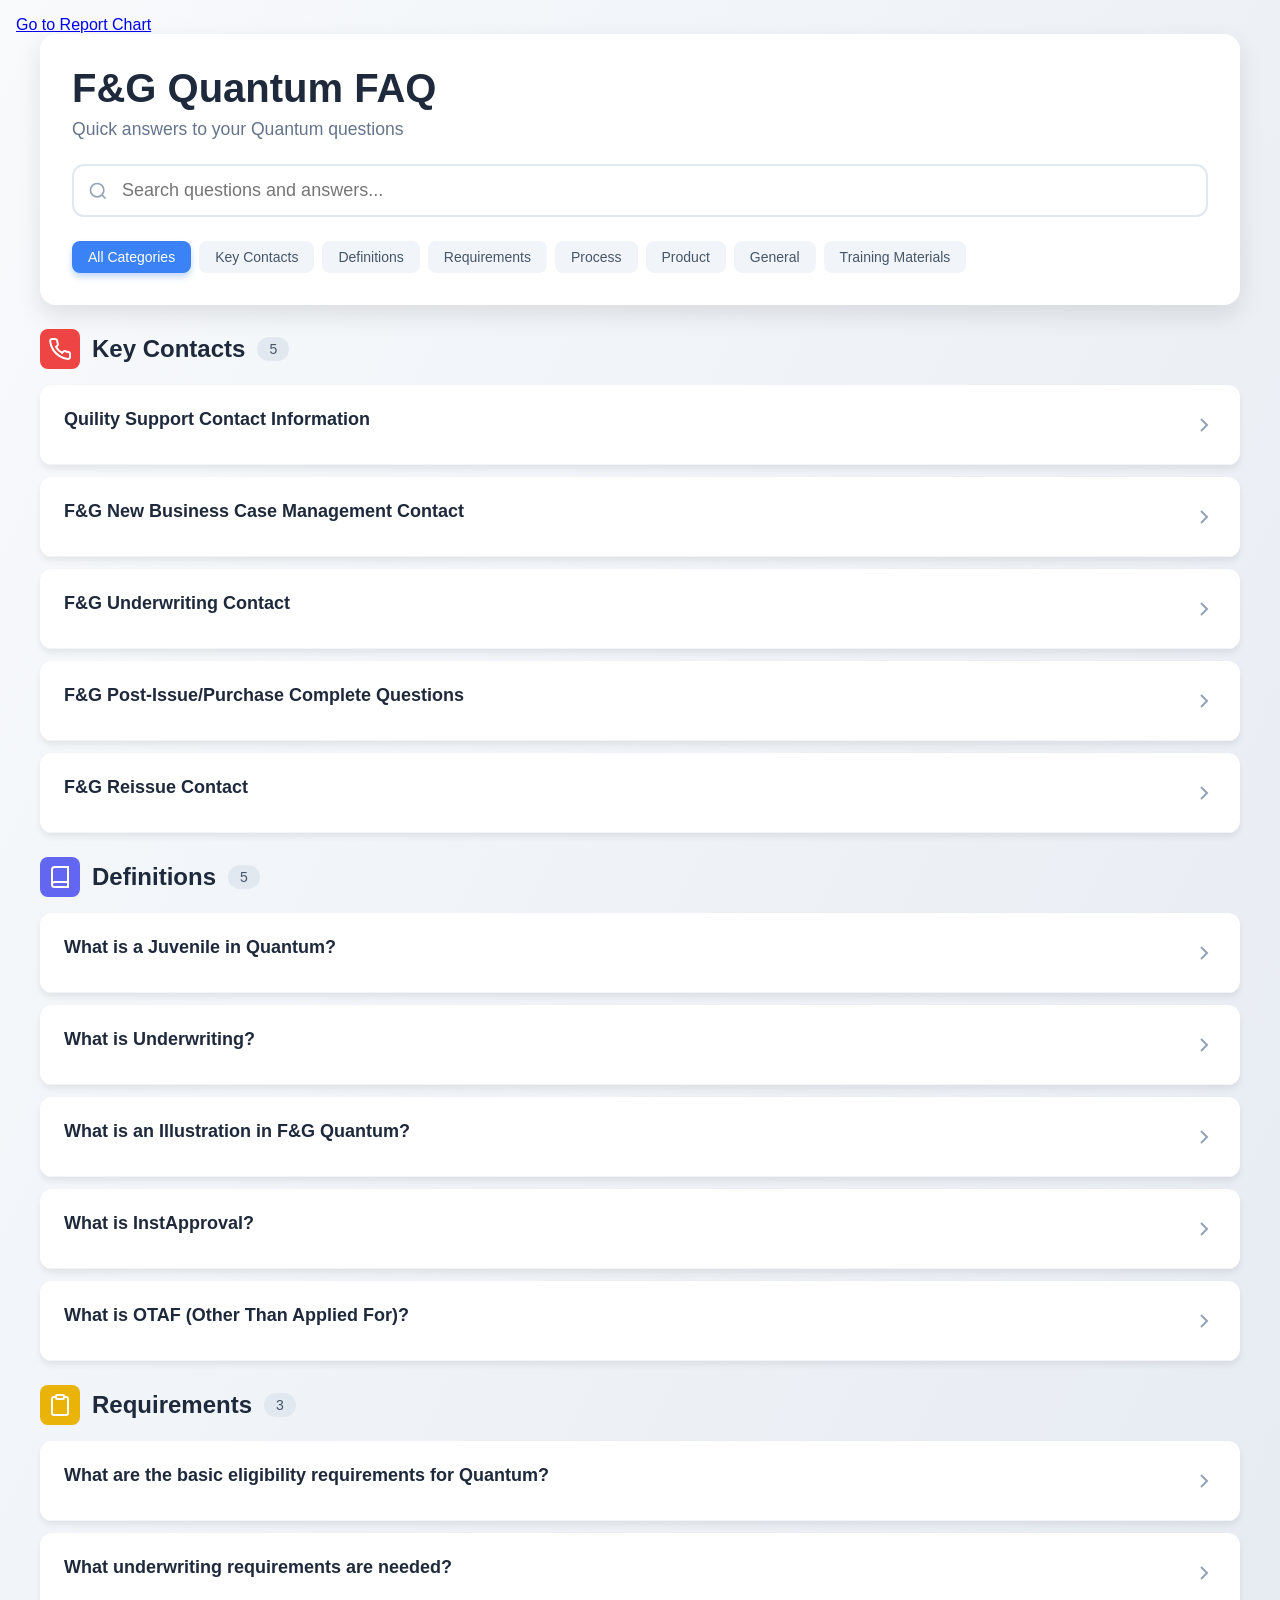
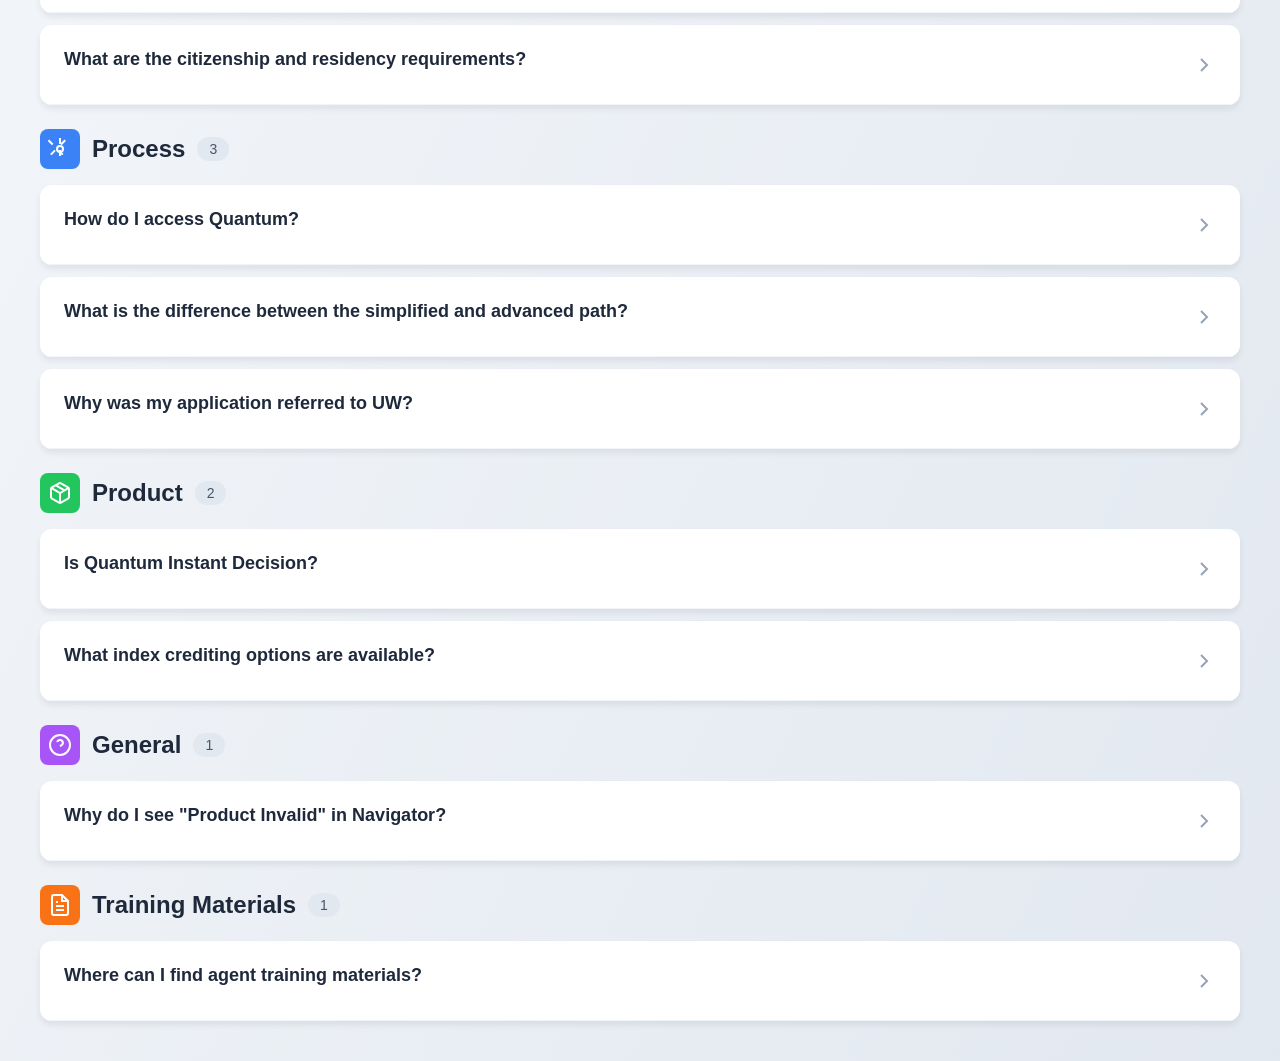
<file: index.html>
<!DOCTYPE html>
<html lang="en">
<head>
    <meta charset="UTF-8">
    <meta name="viewport" content="width=device-width, initial-scale=1.0">
    <title>F&G Quantum FAQ</title>
    <link rel="stylesheet" href="styles.css">
</head>
<body>
   <!-- 
   navigator/
   ├── index.html
   └── report-chart/
       └── index.html -->
    <a href="report-chart/">Go to Report Chart</a>
    <div class="container">
        <div class="header-card">
            <h1>F&G Quantum FAQ</h1>
            <p class="subtitle">Quick answers to your Quantum questions</p>
            
            <div class="search-container">
                <svg class="search-icon" width="20" height="20" viewBox="0 0 24 24" fill="none" stroke="currentColor" stroke-width="2">
                    <circle cx="11" cy="11" r="8"></circle>
                    <path d="m21 21-4.35-4.35"></path>
                </svg>
                <input
                    type="text"
                    id="searchInput"
                    placeholder="Search questions and answers..."
                    class="search-input"
                />
            </div>

            <div id="categoryButtons" class="category-buttons"></div>
        </div>

        <div id="faqContent" class="faq-content"></div>
        
        <div id="noResults" class="no-results" style="display: none;">
            <p>No results found. Try a different search term.</p>
        </div>
    </div>

    <script src="script.js"></script>
</body>
</html>
</file>
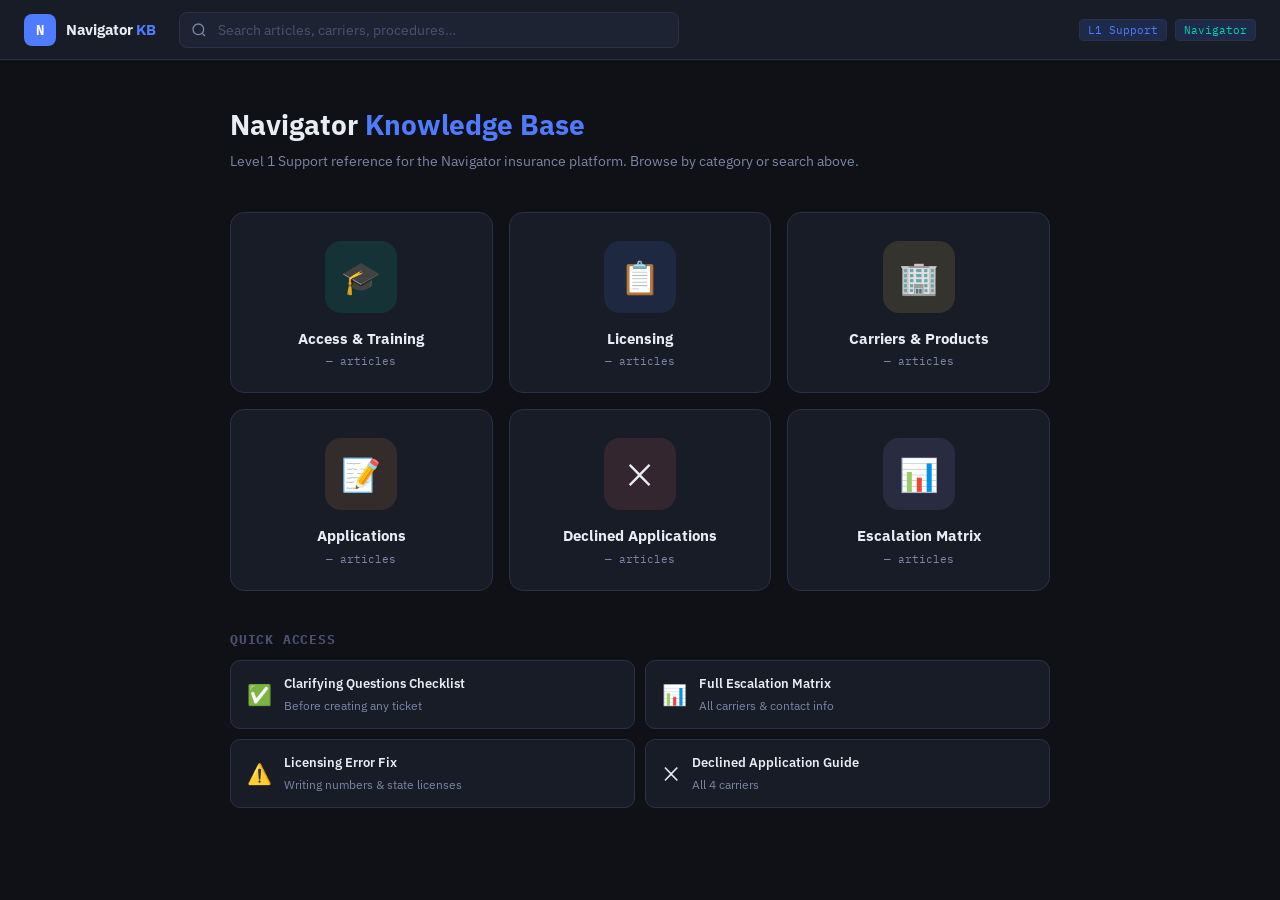
<file: Code _ kb/index.html>
<!DOCTYPE html>
<html lang="en">
<head>
<meta charset="UTF-8">
<meta name="viewport" content="width=device-width, initial-scale=1.0">
<title>Navigator KB — Level 1 Support</title>
<link href="https://fonts.googleapis.com/css2?family=IBM+Plex+Mono:wght@400;600&family=IBM+Plex+Sans:wght@300;400;500;600;700&display=swap" rel="stylesheet">
<link rel="stylesheet" href="styles.css">
</head>
<body>

<!-- HEADER -->
<header class="header">
  <div class="logo" onclick="showHome()" style="cursor:pointer">
    <div class="logo-icon">N</div>
    <div class="logo-text">Navigator <span>KB</span></div>
  </div>
  <div class="search-wrap">
    <svg width="16" height="16" fill="none" stroke="currentColor" stroke-width="2" viewBox="0 0 24 24"><circle cx="11" cy="11" r="8"/><path d="m21 21-4.35-4.35"/></svg>
    <input type="text" id="search" placeholder="Search articles, carriers, procedures…" autocomplete="off">
  </div>
  <div class="header-meta">
    <button class="home-nav-btn" id="home-nav-btn" onclick="showHome()">
      ← Home
    </button>
    <span class="badge">L1 Support</span>
    <span class="badge" style="color:var(--accent2)">Navigator</span>
  </div>
</header>

<!-- HOME PAGE -->
<div class="home-wrapper active" id="home-wrapper">
<div class="home-page" id="home-page">
  <div class="home-welcome">
    <h1>Navigator <span>Knowledge Base</span></h1>
    <p>Level 1 Support reference for the Navigator insurance platform. Browse by category or search above.</p>
  </div>

  <div class="home-grid">
    <div class="home-cat-card" style="--hcc-color:#00d4aa;--hcc-bg:rgba(0,212,170,0.05);--hcc-bg-solid:rgba(0,212,170,0.12)" onclick="goToCat('access')">
      <div class="home-cat-icon-wrap">🎓</div>
      <div class="home-cat-name">Access &amp; Training</div>
      <div class="home-cat-count" id="hc-count-access">— articles</div>
    </div>
    <div class="home-cat-card" style="--hcc-color:#4f7cff;--hcc-bg:rgba(79,124,255,0.05);--hcc-bg-solid:rgba(79,124,255,0.12)" onclick="goToCat('licensing')">
      <div class="home-cat-icon-wrap">📋</div>
      <div class="home-cat-name">Licensing</div>
      <div class="home-cat-count" id="hc-count-licensing">— articles</div>
    </div>
    <div class="home-cat-card" style="--hcc-color:#ffd166;--hcc-bg:rgba(255,209,102,0.05);--hcc-bg-solid:rgba(255,209,102,0.12)" onclick="goToCat('carriers')">
      <div class="home-cat-icon-wrap">🏢</div>
      <div class="home-cat-name">Carriers &amp; Products</div>
      <div class="home-cat-count" id="hc-count-carriers">— articles</div>
    </div>
    <div class="home-cat-card" style="--hcc-color:#ff9f43;--hcc-bg:rgba(255,159,67,0.05);--hcc-bg-solid:rgba(255,159,67,0.12)" onclick="goToCat('applications')">
      <div class="home-cat-icon-wrap">📝</div>
      <div class="home-cat-name">Applications</div>
      <div class="home-cat-count" id="hc-count-applications">— articles</div>
    </div>
    <div class="home-cat-card" style="--hcc-color:#ff6b6b;--hcc-bg:rgba(255,107,107,0.05);--hcc-bg-solid:rgba(255,107,107,0.12)" onclick="goToCat('declined')">
      <div class="home-cat-icon-wrap">❌</div>
      <div class="home-cat-name">Declined Applications</div>
      <div class="home-cat-count" id="hc-count-declined">— articles</div>
    </div>
    <div class="home-cat-card" style="--hcc-color:#a29bfe;--hcc-bg:rgba(162,155,254,0.05);--hcc-bg-solid:rgba(162,155,254,0.12)" onclick="goToCat('escalation')">
      <div class="home-cat-icon-wrap">📊</div>
      <div class="home-cat-name">Escalation Matrix</div>
      <div class="home-cat-count" id="hc-count-escalation">— articles</div>
    </div>
  </div>

  <div class="home-quick-title">Quick Access</div>
  <div class="home-quick-grid">
    <div class="home-quick-card" onclick="openDetail(10)">
      <div class="home-quick-icon">✅</div>
      <div class="home-quick-text"><strong>Clarifying Questions Checklist</strong><span>Before creating any ticket</span></div>
    </div>
    <div class="home-quick-card" onclick="openDetail(9)">
      <div class="home-quick-icon">📊</div>
      <div class="home-quick-text"><strong>Full Escalation Matrix</strong><span>All carriers &amp; contact info</span></div>
    </div>
    <div class="home-quick-card" onclick="openDetail(3)">
      <div class="home-quick-icon">⚠️</div>
      <div class="home-quick-text"><strong>Licensing Error Fix</strong><span>Writing numbers &amp; state licenses</span></div>
    </div>
    <div class="home-quick-card" onclick="goToCat('declined')">
      <div class="home-quick-icon">❌</div>
      <div class="home-quick-text"><strong>Declined Application Guide</strong><span>All 4 carriers</span></div>
    </div>
  </div>
</div>
</div><!-- end home-wrapper -->

<!-- ARTICLES VIEW -->
<div class="articles-page" id="articles-page">
<div class="layout">

  <!-- SIDEBAR -->
  <aside class="sidebar">
    <div class="sidebar-section">
      <div class="sidebar-label">Categories</div>
      <button class="cat-btn active" data-cat="all" onclick="filterCat('all', this)">
        <span class="cat-dot" style="background:#4f7cff"></span>
        All Articles
        <span class="count" id="count-all">0</span>
      </button>
      <button class="cat-btn" data-cat="access" onclick="filterCat('access', this)">
        <span class="cat-dot" style="background:#00d4aa"></span>
        Access & Training
        <span class="count" id="count-access">0</span>
      </button>
      <button class="cat-btn" data-cat="licensing" onclick="filterCat('licensing', this)">
        <span class="cat-dot" style="background:#4f7cff"></span>
        Licensing
        <span class="count" id="count-licensing">0</span>
      </button>
      <button class="cat-btn" data-cat="carriers" onclick="filterCat('carriers', this)">
        <span class="cat-dot" style="background:#ffd166"></span>
        Carriers & Products
        <span class="count" id="count-carriers">0</span>
      </button>
      <button class="cat-btn" data-cat="applications" onclick="filterCat('applications', this)">
        <span class="cat-dot" style="background:#ff9f43"></span>
        Applications
        <span class="count" id="count-applications">0</span>
      </button>
      <button class="cat-btn" data-cat="declined" onclick="filterCat('declined', this)">
        <span class="cat-dot" style="background:#ff6b6b"></span>
        Declined Apps
        <span class="count" id="count-declined">0</span>
      </button>
      <button class="cat-btn" data-cat="escalation" onclick="filterCat('escalation', this)">
        <span class="cat-dot" style="background:#a29bfe"></span>
        Escalation Matrix
        <span class="count" id="count-escalation">0</span>
      </button>
    </div>

    <div class="sidebar-divider"></div>

    <div class="tags-area">
      <div class="tags-label">Filter by Tag</div>
      <div class="tags-list" id="tags-list"></div>
    </div>
  </aside>

  <!-- MAIN -->
  <main class="main">
    <div class="results-header">
      <div class="results-title" id="results-title">All Articles</div>
      <div class="results-count" id="results-count"></div>
    </div>
    <div class="cards-grid" id="cards-grid"></div>
    <div class="empty" id="empty-state" style="display:none">
      <div class="empty-icon">🔍</div>
      <h3>No articles found</h3>
      <p>Try a different search or clear your filters</p>
    </div>
  </main>
</div>
</div><!-- end articles-page -->

<!-- DETAIL OVERLAY -->
<div class="detail-overlay" id="detail-overlay" onclick="closeDetail(event)">
  <div class="detail-panel" id="detail-panel">
    <div class="detail-header">
      <div class="detail-cat" id="d-cat"></div>
      <div class="detail-title" id="d-title"></div>
      <div class="detail-tags" id="d-tags"></div>
      <button class="detail-close" onclick="closeDetailBtn()">✕</button>
    </div>
    <div class="detail-body" id="d-body"></div>
  </div>
</div>

<script src="app.js"></script>
</body>
</html>
</file>
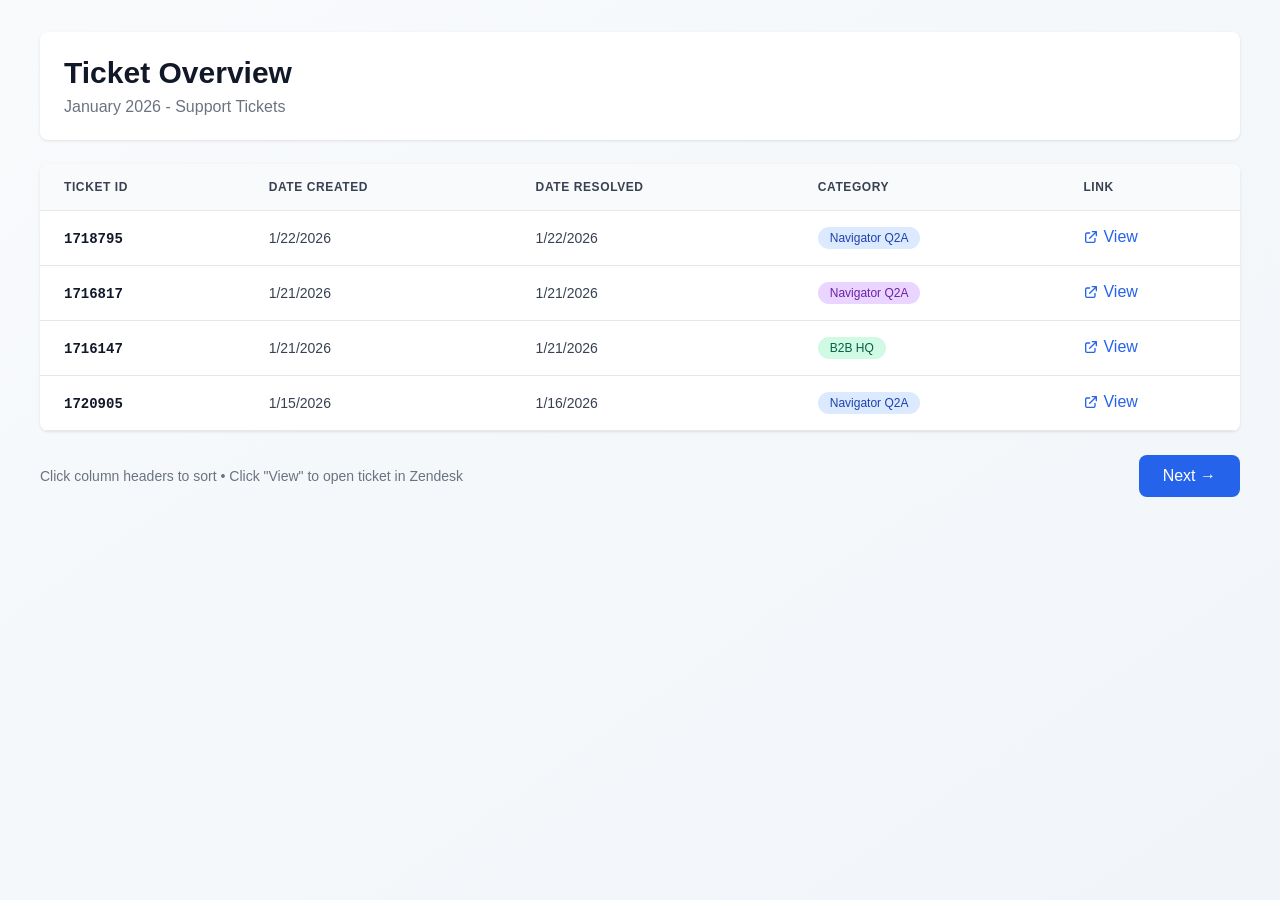
<file: ticket-overview/index.html>
<!DOCTYPE html>
<html lang="en">
<head>
    <meta charset="UTF-8">
    <meta name="viewport" content="width=device-width, initial-scale=1.0">
    <title>Ticket Overview</title>
    <style>
        * {
            margin: 0;
            padding: 0;
            box-sizing: border-box;
        }

        body {
            font-family: -apple-system, BlinkMacSystemFont, 'Segoe UI', Roboto, 'Helvetica Neue', Arial, sans-serif;
            background: linear-gradient(to bottom right, #f8fafc, #f1f5f9);
            min-height: 100vh;
            padding: 2rem;
        }

        .container {
            max-width: 1200px;
            margin: 0 auto;
        }

        .header {
            background: white;
            border-radius: 8px;
            box-shadow: 0 1px 3px rgba(0, 0, 0, 0.1);
            padding: 1.5rem;
            margin-bottom: 1.5rem;
        }

        .header h1 {
            font-size: 1.875rem;
            font-weight: bold;
            color: #111827;
            margin-bottom: 0.5rem;
        }

        .header p {
            color: #6b7280;
        }

        .table-container {
            background: white;
            border-radius: 8px;
            box-shadow: 0 1px 3px rgba(0, 0, 0, 0.1);
            overflow: hidden;
        }

        table {
            width: 100%;
            border-collapse: collapse;
        }

        thead {
            background: #f9fafb;
            border-bottom: 1px solid #e5e7eb;
        }

        th {
            padding: 1rem 1.5rem;
            text-align: left;
            font-size: 0.75rem;
            font-weight: 600;
            color: #374151;
            text-transform: uppercase;
            letter-spacing: 0.05em;
            cursor: pointer;
            user-select: none;
        }

        th:hover {
            background: #f3f4f6;
        }

        tbody tr {
            border-bottom: 1px solid #e5e7eb;
            transition: background-color 0.2s;
        }

        tbody tr:hover {
            background: #f9fafb;
        }

        td {
            padding: 1rem 1.5rem;
            white-space: nowrap;
        }

        .ticket-id {
            font-family: 'Courier New', monospace;
            font-size: 0.875rem;
            font-weight: 600;
            color: #111827;
        }

        .date {
            font-size: 0.875rem;
            color: #374151;
        }

        .category-badge {
            display: inline-block;
            padding: 0.25rem 0.75rem;
            border-radius: 9999px;
            font-size: 0.75rem;
            font-weight: 500;
        }

        .category-q2a {
            background: #dbeafe;
            color: #1e40af;
        }

        .category-b2b {
            background: #e9d5ff;
            color: #6b21a8;
        }

        .category-hq {
            background: #d1fae5;
            color: #065f46;
        }

        .link {
            display: inline-flex;
            align-items: center;
            gap: 0.25rem;
            color: #2563eb;
            text-decoration: none;
            transition: color 0.2s;
        }

        .link:hover {
            color: #1e40af;
        }

        .footer {
            margin-top: 1.5rem;
            display: flex;
            justify-content: space-between;
            align-items: center;
        }

        .footer-text {
            font-size: 0.875rem;
            color: #6b7280;
        }

        .next-btn {
            display: inline-flex;
            align-items: center;
            gap: 0.5rem;
            background: #2563eb;
            color: white;
            padding: 0.75rem 1.5rem;
            border-radius: 8px;
            text-decoration: none;
            font-weight: 500;
            transition: background-color 0.2s;
        }

        .next-btn:hover {
            background: #1d4ed8;
        }

        .sort-arrow {
            font-size: 0.75rem;
            margin-left: 0.25rem;
        }

        .external-icon {
            width: 16px;
            height: 16px;
        }
    </style>
</head>
<body>
    <div class="container">
        <!-- Header -->
        <div class="header">
            <h1>Ticket Overview</h1>
            <p>January 2026 - Support Tickets</p>
        </div>

        <!-- Table -->
        <div class="table-container">
            <table id="ticketTable">
                <thead>
                    <tr>
                        <th onclick="sortTable(0)">Ticket ID <span class="sort-arrow" id="sort-0"></span></th>
                        <th onclick="sortTable(1)">Date Created <span class="sort-arrow" id="sort-1"></span></th>
                        <th onclick="sortTable(2)">Date Resolved <span class="sort-arrow" id="sort-2"></span></th>
                        <th onclick="sortTable(3)">Category <span class="sort-arrow" id="sort-3"></span></th>
                        <th>Link</th>
                    </tr>
                </thead>
                <tbody>
                    <tr>
                        <td><span class="ticket-id">1718795</span></td>
                        <td><span class="date">1/22/2026</span></td>
                        <td><span class="date">1/22/2026</span></td>
                        <td><span class="category-badge category-q2a">Navigator Q2A</span></td>
                        <td>
                            <a href="https://symmetry.zendesk.com/agent/tickets/1718795" target="_blank" class="link">
                                <svg class="external-icon" fill="none" stroke="currentColor" viewBox="0 0 24 24">
                                    <path stroke-linecap="round" stroke-linejoin="round" stroke-width="2" d="M10 6H6a2 2 0 00-2 2v10a2 2 0 002 2h10a2 2 0 002-2v-4M14 4h6m0 0v6m0-6L10 14"></path>
                                </svg>
                                View
                            </a>
                        </td>
                    </tr>
                    <tr>
                        <td><span class="ticket-id">1716817</span></td>
                        <td><span class="date">1/21/2026</span></td>
                        <td><span class="date">1/21/2026</span></td>
                        <td><span class="category-badge category-b2b">Navigator Q2A</span></td>
                        <td>
                            <a href="https://symmetry.zendesk.com/agent/tickets/1716817" target="_blank" class="link">
                                <svg class="external-icon" fill="none" stroke="currentColor" viewBox="0 0 24 24">
                                    <path stroke-linecap="round" stroke-linejoin="round" stroke-width="2" d="M10 6H6a2 2 0 00-2 2v10a2 2 0 002 2h10a2 2 0 002-2v-4M14 4h6m0 0v6m0-6L10 14"></path>
                                </svg>
                                View
                            </a>
                        </td>
                    </tr>
                    <tr>
                        <td><span class="ticket-id">1716147</span></td>
                        <td><span class="date">1/21/2026</span></td>
                        <td><span class="date">1/21/2026</span></td>
                        <td><span class="category-badge category-hq">B2B HQ</span></td>
                        <td>
                            <a href="https://symmetry.zendesk.com/agent/tickets/1716147" target="_blank" class="link">
                                <svg class="external-icon" fill="none" stroke="currentColor" viewBox="0 0 24 24">
                                    <path stroke-linecap="round" stroke-linejoin="round" stroke-width="2" d="M10 6H6a2 2 0 00-2 2v10a2 2 0 002 2h10a2 2 0 002-2v-4M14 4h6m0 0v6m0-6L10 14"></path>
                                </svg>
                                View
                            </a>
                        </td>
                    </tr>
                    <tr>
                        <td><span class="ticket-id">1720905</span></td>
                        <td><span class="date">1/15/2026</span></td>
                        <td><span class="date">1/16/2026</span></td>
                        <td><span class="category-badge category-q2a">Navigator Q2A</span></td>
                        <td>
                            <a href="https://symmetry.zendesk.com/agent/tickets/1720905" target="_blank" class="link">
                                <svg class="external-icon" fill="none" stroke="currentColor" viewBox="0 0 24 24">
                                    <path stroke-linecap="round" stroke-linejoin="round" stroke-width="2" d="M10 6H6a2 2 0 00-2 2v10a2 2 0 002 2h10a2 2 0 002-2v-4M14 4h6m0 0v6m0-6L10 14"></path>
                                </svg>
                                View
                            </a>
                        </td>
                    </tr>
                </tbody>
            </table>
        </div>

        <!-- Footer -->
        <div class="footer">
            <div class="footer-text">
                Click column headers to sort • Click "View" to open ticket in Zendesk
            </div>
            <a href="https://solefen1x.github.io/navigator/" class="next-btn">
                Next →
            </a>
        </div>
    </div>

    <script>
        let sortDirection = {};
        
        function sortTable(columnIndex) {
            const table = document.getElementById('ticketTable');
            const tbody = table.querySelector('tbody');
            const rows = Array.from(tbody.querySelectorAll('tr'));
            
            // Initialize sort direction for this column
            if (!sortDirection[columnIndex]) {
                sortDirection[columnIndex] = 'asc';
            }
            
            // Toggle direction
            const isAsc = sortDirection[columnIndex] === 'asc';
            sortDirection[columnIndex] = isAsc ? 'desc' : 'asc';
            
            // Sort rows
            rows.sort((a, b) => {
                const aVal = a.cells[columnIndex].textContent.trim();
                const bVal = b.cells[columnIndex].textContent.trim();
                
                // Handle dates
                if (columnIndex === 1 || columnIndex === 2) {
                    const aDate = new Date(aVal);
                    const bDate = new Date(bVal);
                    return isAsc ? aDate - bDate : bDate - aDate;
                }
                
                // Handle text/numbers
                if (aVal < bVal) return isAsc ? -1 : 1;
                if (aVal > bVal) return isAsc ? 1 : -1;
                return 0;
            });
            
            // Clear existing rows
            tbody.innerHTML = '';
            
            // Append sorted rows
            rows.forEach(row => tbody.appendChild(row));
            
            // Update sort arrows
            document.querySelectorAll('.sort-arrow').forEach(arrow => arrow.textContent = '');
            document.getElementById(`sort-${columnIndex}`).textContent = isAsc ? '↑' : '↓';
        }
    </script>
</body>
</html>
</file>
<file: styles.css>
* {
    margin: 0;
    padding: 0;
    box-sizing: border-box;
}

body {
    font-family: -apple-system, BlinkMacSystemFont, 'Segoe UI', Roboto, 'Helvetica Neue', Arial, sans-serif;
    background: linear-gradient(to bottom right, #f8fafc, #e2e8f0);
    min-height: 100vh;
    padding: 1rem;
}

.container {
    max-width: 1200px;
    margin: 0 auto;
}

.header-card {
    background: white;
    border-radius: 1rem;
    box-shadow: 0 10px 25px rgba(0, 0, 0, 0.1);
    padding: 2rem;
    margin-bottom: 1.5rem;
}

h1 {
    font-size: 2.5rem;
    color: #1e293b;
    margin-bottom: 0.5rem;
}

.subtitle {
    color: #64748b;
    margin-bottom: 1.5rem;
    font-size: 1.1rem;
}

.search-container {
    position: relative;
    margin-bottom: 1.5rem;
}

.search-icon {
    position: absolute;
    left: 1rem;
    top: 50%;
    transform: translateY(-50%);
    color: #94a3b8;
}

.search-input {
    width: 100%;
    padding: 0.875rem 1rem 0.875rem 3rem;
    border: 2px solid #e2e8f0;
    border-radius: 0.75rem;
    font-size: 1.125rem;
    transition: border-color 0.2s;
}

.search-input:focus {
    outline: none;
    border-color: #3b82f6;
}

.category-buttons {
    display: flex;
    flex-wrap: wrap;
    gap: 0.5rem;
}

.category-btn {
    padding: 0.5rem 1rem;
    border: none;
    border-radius: 0.5rem;
    font-weight: 500;
    font-size: 0.875rem;
    cursor: pointer;
    transition: all 0.2s;
    background: #f1f5f9;
    color: #475569;
}

.category-btn:hover {
    background: #e2e8f0;
}

.category-btn.active {
    background: #3b82f6;
    color: white;
    box-shadow: 0 4px 6px rgba(59, 130, 246, 0.3);
}

.faq-content {
    margin-bottom: 1.5rem;
}

.category-section {
    margin-bottom: 1.5rem;
}

.category-header {
    display: flex;
    align-items: center;
    gap: 0.75rem;
    margin-bottom: 1rem;
}

.category-icon {
    padding: 0.5rem;
    border-radius: 0.5rem;
    display: flex;
    align-items: center;
    justify-content: center;
}

.icon-red { background: #ef4444; }
.icon-indigo { background: #6366f1; }
.icon-yellow { background: #eab308; }
.icon-blue { background: #3b82f6; }
.icon-green { background: #22c55e; }
.icon-purple { background: #a855f7; }
.icon-orange { background: #f97316; }

.category-icon svg {
    color: white;
    width: 24px;
    height: 24px;
}

.category-title {
    font-size: 1.5rem;
    font-weight: bold;
    color: #1e293b;
}

.category-count {
    background: #e2e8f0;
    color: #475569;
    padding: 0.25rem 0.75rem;
    border-radius: 9999px;
    font-size: 0.875rem;
    font-weight: 500;
}

.faq-items {
    display: flex;
    flex-direction: column;
    gap: 0.75rem;
}

.faq-item {
    background: white;
    border-radius: 0.75rem;
    box-shadow: 0 4px 6px rgba(0, 0, 0, 0.07);
    overflow: hidden;
    transition: box-shadow 0.2s;
}

.faq-item:hover {
    box-shadow: 0 10px 15px rgba(0, 0, 0, 0.1);
}

.faq-question {
    width: 100%;
    padding: 1.5rem;
    display: flex;
    align-items: start;
    justify-content: space-between;
    text-align: left;
    background: none;
    border: none;
    cursor: pointer;
    transition: background-color 0.2s;
}

.faq-question:hover {
    background: #f8fafc;
}

.question-text {
    flex: 1;
    padding-right: 1rem;
    font-weight: 600;
    color: #1e293b;
    font-size: 1.125rem;
}

.chevron {
    flex-shrink: 0;
    margin-top: 0.25rem;
    transition: transform 0.2s;
}

.chevron svg {
    width: 24px;
    height: 24px;
    color: #94a3b8;
}

.faq-item.expanded .chevron svg {
    color: #3b82f6;
}

.faq-item.expanded .chevron {
    transform: rotate(90deg);
}

.faq-answer {
    max-height: 0;
    overflow: hidden;
    transition: max-height 0.3s ease-out;
    border-top: 1px solid #f1f5f9;
}

.faq-item.expanded .faq-answer {
    max-height: 1000px;
}

.answer-content {
    padding: 1.5rem;
    color: #475569;
    line-height: 1.7;
}

.copy-btn {
    margin-top: 1rem;
    display: flex;
    align-items: center;
    gap: 0.5rem;
    padding: 0.5rem 1rem;
    background: #f1f5f9;
    border: none;
    border-radius: 0.5rem;
    cursor: pointer;
    font-weight: 500;
    font-size: 0.875rem;
    color: #475569;
    transition: background-color 0.2s;
}

.copy-btn:hover {
    background: #e2e8f0;
}

.copy-btn.copied {
    color: #16a34a;
}

.copy-btn svg {
    width: 16px;
    height: 16px;
}

mark {
    background: #fef08a;
    padding: 0.125rem 0.25rem;
    border-radius: 0.25rem;
}

.no-results {
    background: white;
    border-radius: 0.75rem;
    box-shadow: 0 10px 25px rgba(0, 0, 0, 0.1);
    padding: 3rem;
    text-align: center;
}

.no-results p {
    color: #64748b;
    font-size: 1.125rem;
}

@media (max-width: 768px) {
    body {
        padding: 0.5rem;
    }
    
    h1 {
        font-size: 2rem;
    }
    
    .header-card {
        padding: 1.5rem;
    }
}
</file>
<file: Code _ kb/styles.css>
:root {
  --bg: #0f1117;
  --surface: #181c27;
  --surface2: #1e2334;
  --border: #2a3048;
  --accent: #4f7cff;
  --accent2: #00d4aa;
  --accent3: #ff6b6b;
  --accent4: #ffd166;
  --text: #e8ecf4;
  --text-muted: #7a86a8;
  --text-dim: #4a5270;
  --tag-bg: #1e2a4a;
  --mono: 'IBM Plex Mono', monospace;
  --sans: 'IBM Plex Sans', sans-serif;
  --radius: 10px;
  --shadow: 0 4px 24px rgba(0,0,0,0.4);
}

* { box-sizing: border-box; margin: 0; padding: 0; }

body {
  font-family: var(--sans);
  background: var(--bg);
  color: var(--text);
  min-height: 100vh;
  display: flex;
  flex-direction: column;
}

/* HEADER */
.header {
  background: var(--surface);
  border-bottom: 1px solid var(--border);
  padding: 0 24px;
  display: flex;
  align-items: center;
  gap: 24px;
  height: 60px;
  position: sticky;
  top: 0;
  z-index: 100;
}

.logo {
  display: flex;
  align-items: center;
  gap: 10px;
  flex-shrink: 0;
}

.logo-icon {
  width: 32px; height: 32px;
  background: var(--accent);
  border-radius: 8px;
  display: flex; align-items: center; justify-content: center;
  font-size: 14px; font-weight: 700; color: #fff;
  font-family: var(--mono);
}

.logo-text {
  font-weight: 700;
  font-size: 15px;
  letter-spacing: -0.3px;
  color: var(--text);
}

.logo-text span {
  color: var(--accent);
}

.search-wrap {
  flex: 1;
  max-width: 500px;
  position: relative;
}

.search-wrap svg {
  position: absolute;
  left: 12px; top: 50%;
  transform: translateY(-50%);
  color: var(--text-muted);
  pointer-events: none;
}

#search {
  width: 100%;
  background: var(--surface2);
  border: 1px solid var(--border);
  border-radius: 8px;
  padding: 8px 12px 8px 38px;
  color: var(--text);
  font-family: var(--sans);
  font-size: 14px;
  outline: none;
  transition: border-color 0.2s;
}

#search:focus {
  border-color: var(--accent);
}

#search::placeholder { color: var(--text-dim); }

.header-meta {
  margin-left: auto;
  display: flex;
  align-items: center;
  gap: 8px;
  flex-shrink: 0;
}

.badge {
  background: var(--tag-bg);
  color: var(--accent);
  font-family: var(--mono);
  font-size: 11px;
  padding: 3px 8px;
  border-radius: 4px;
  border: 1px solid var(--border);
}

/* LAYOUT */
.layout {
  display: flex;
  flex: 1;
  overflow: hidden;
}

/* SIDEBAR */
.sidebar {
  width: 240px;
  flex-shrink: 0;
  background: var(--surface);
  border-right: 1px solid var(--border);
  padding: 20px 0;
  overflow-y: auto;
  height: calc(100vh - 60px);
  position: sticky;
  top: 60px;
}

.sidebar-section {
  margin-bottom: 8px;
}

.sidebar-label {
  font-size: 10px;
  font-weight: 700;
  letter-spacing: 1.2px;
  text-transform: uppercase;
  color: var(--text-dim);
  padding: 0 16px 8px;
}

.cat-btn {
  display: flex;
  align-items: center;
  gap: 10px;
  width: 100%;
  padding: 9px 16px;
  background: none;
  border: none;
  cursor: pointer;
  color: var(--text-muted);
  font-family: var(--sans);
  font-size: 13.5px;
  text-align: left;
  border-left: 3px solid transparent;
  transition: all 0.15s;
}

.cat-btn:hover {
  background: var(--surface2);
  color: var(--text);
}

.cat-btn.active {
  background: var(--surface2);
  color: var(--accent);
  border-left-color: var(--accent);
  font-weight: 600;
}

.cat-btn .cat-dot {
  width: 8px; height: 8px;
  border-radius: 50%;
  flex-shrink: 0;
}

.cat-btn .count {
  margin-left: auto;
  font-family: var(--mono);
  font-size: 11px;
  color: var(--text-dim);
  background: var(--surface);
  padding: 1px 6px;
  border-radius: 10px;
}

.sidebar-divider {
  height: 1px;
  background: var(--border);
  margin: 12px 16px;
}

/* TAGS FILTER */
.tags-area {
  padding: 0 16px;
}

.tags-label {
  font-size: 10px;
  font-weight: 700;
  letter-spacing: 1.2px;
  text-transform: uppercase;
  color: var(--text-dim);
  margin-bottom: 8px;
}

.tags-list {
  display: flex;
  flex-wrap: wrap;
  gap: 5px;
}

.tag-filter {
  background: var(--tag-bg);
  border: 1px solid var(--border);
  color: var(--text-muted);
  font-size: 11px;
  padding: 3px 8px;
  border-radius: 4px;
  cursor: pointer;
  transition: all 0.15s;
  font-family: var(--sans);
}

.tag-filter:hover { border-color: var(--accent); color: var(--text); }
.tag-filter.active { background: var(--accent); color: #fff; border-color: var(--accent); }

/* MAIN CONTENT */
.main {
  flex: 1;
  padding: 28px;
  overflow-y: auto;
  height: calc(100vh - 60px);
}

.results-header {
  display: flex;
  align-items: center;
  justify-content: space-between;
  margin-bottom: 20px;
}

.results-title {
  font-size: 18px;
  font-weight: 700;
  color: var(--text);
}

.results-count {
  font-family: var(--mono);
  font-size: 12px;
  color: var(--text-muted);
}

/* ARTICLE CARDS */
.cards-grid {
  display: grid;
  grid-template-columns: repeat(auto-fill, minmax(360px, 1fr));
  gap: 16px;
}

.card {
  background: var(--surface);
  border: 1px solid var(--border);
  border-radius: var(--radius);
  padding: 20px;
  cursor: pointer;
  transition: all 0.2s;
  position: relative;
  overflow: hidden;
}

.card::before {
  content: '';
  position: absolute;
  top: 0; left: 0; right: 0;
  height: 3px;
  background: var(--card-color, var(--accent));
  opacity: 0;
  transition: opacity 0.2s;
}

.card:hover {
  border-color: var(--border);
  box-shadow: var(--shadow);
  transform: translateY(-2px);
}

.card:hover::before { opacity: 1; }

.card-top {
  display: flex;
  align-items: flex-start;
  gap: 12px;
  margin-bottom: 10px;
}

.card-icon {
  width: 36px; height: 36px;
  border-radius: 8px;
  display: flex; align-items: center; justify-content: center;
  font-size: 16px;
  flex-shrink: 0;
  background: var(--card-color-bg, #1e2a4a);
}

.card-title {
  font-size: 14.5px;
  font-weight: 600;
  color: var(--text);
  line-height: 1.3;
  flex: 1;
}

.card-summary {
  font-size: 13px;
  color: var(--text-muted);
  line-height: 1.6;
  margin-bottom: 14px;
}

.card-footer {
  display: flex;
  align-items: center;
  gap: 6px;
  flex-wrap: wrap;
}

.tag {
  background: var(--tag-bg);
  border: 1px solid var(--border);
  color: var(--text-muted);
  font-size: 10.5px;
  padding: 2px 7px;
  border-radius: 3px;
  font-family: var(--mono);
}

.escalation-badge {
  margin-left: auto;
  font-size: 10px;
  padding: 2px 8px;
  border-radius: 10px;
  font-weight: 600;
  letter-spacing: 0.3px;
}

.esc-l1 { background: rgba(0, 212, 170, 0.15); color: var(--accent2); }
.esc-l2 { background: rgba(255, 209, 102, 0.15); color: var(--accent4); }
.esc-l3 { background: rgba(255, 107, 107, 0.15); color: var(--accent3); }

/* DETAIL PANEL */
.detail-overlay {
  display: none;
  position: fixed;
  top: 0; left: 0; right: 0; bottom: 0;
  background: rgba(0,0,0,0.7);
  z-index: 200;
  backdrop-filter: blur(4px);
}

.detail-overlay.open { display: flex; align-items: flex-start; justify-content: flex-end; }

.detail-panel {
  background: var(--surface);
  width: 600px;
  max-width: 95vw;
  height: 100vh;
  overflow-y: auto;
  border-left: 1px solid var(--border);
  animation: slideIn 0.25s ease;
}

@keyframes slideIn {
  from { transform: translateX(40px); opacity: 0; }
  to { transform: translateX(0); opacity: 1; }
}

.detail-header {
  padding: 24px 24px 0;
  border-bottom: 1px solid var(--border);
  position: sticky;
  top: 0;
  background: var(--surface);
  z-index: 10;
  padding-bottom: 16px;
}

.detail-close {
  position: absolute;
  top: 16px; right: 16px;
  background: var(--surface2);
  border: 1px solid var(--border);
  color: var(--text-muted);
  width: 32px; height: 32px;
  border-radius: 6px;
  cursor: pointer;
  display: flex; align-items: center; justify-content: center;
  font-size: 16px;
  transition: all 0.15s;
}

.detail-close:hover { color: var(--text); border-color: var(--accent3); }

.detail-cat {
  font-size: 10px;
  font-weight: 700;
  letter-spacing: 1px;
  text-transform: uppercase;
  color: var(--accent);
  margin-bottom: 6px;
  font-family: var(--mono);
}

.detail-title {
  font-size: 20px;
  font-weight: 700;
  margin-bottom: 12px;
  padding-right: 40px;
  line-height: 1.3;
}

.detail-tags {
  display: flex;
  flex-wrap: wrap;
  gap: 5px;
  margin-bottom: 4px;
}

.detail-body {
  padding: 24px;
}

.detail-section {
  margin-bottom: 24px;
}

.detail-section-title {
  font-size: 11px;
  font-weight: 700;
  letter-spacing: 1px;
  text-transform: uppercase;
  color: var(--text-dim);
  margin-bottom: 10px;
  padding-bottom: 6px;
  border-bottom: 1px solid var(--border);
  font-family: var(--mono);
}

.detail-section p {
  font-size: 13.5px;
  line-height: 1.7;
  color: var(--text-muted);
  margin-bottom: 8px;
}

.detail-section ul, .detail-section ol {
  padding-left: 18px;
}

.detail-section li {
  font-size: 13.5px;
  line-height: 1.7;
  color: var(--text-muted);
  margin-bottom: 4px;
}

.step-list {
  list-style: none;
  padding: 0;
  counter-reset: steps;
}

.step-list li {
  counter-increment: steps;
  display: flex;
  gap: 12px;
  padding: 10px 0;
  border-bottom: 1px solid var(--border);
  align-items: flex-start;
}

.step-list li:last-child { border-bottom: none; }

.step-num {
  width: 22px; height: 22px;
  background: var(--accent);
  color: #fff;
  border-radius: 50%;
  font-size: 11px;
  font-weight: 700;
  display: flex; align-items: center; justify-content: center;
  flex-shrink: 0;
  margin-top: 2px;
  font-family: var(--mono);
}

.copy-box {
  background: var(--surface2);
  border: 1px solid var(--border);
  border-radius: 8px;
  margin-bottom: 10px;
  overflow: hidden;
}

.copy-box.highlight {
  border-left: 3px solid var(--accent2);
}

.copy-box-toolbar {
  display: flex;
  justify-content: flex-end;
  padding: 6px 10px;
  border-bottom: 1px solid var(--border);
  background: rgba(0,0,0,0.15);
}

.copy-box-content {
  padding: 12px 16px;
  font-size: 13px;
  line-height: 1.6;
  color: var(--text-muted);
}

.copy-btn {
  background: var(--tag-bg);
  border: 1px solid var(--border);
  color: var(--text-muted);
  padding: 3px 10px;
  border-radius: 4px;
  font-size: 11px;
  cursor: pointer;
  font-family: var(--mono);
  transition: all 0.15s;
}

.copy-btn:hover { border-color: var(--accent2); color: var(--accent2); }
.copy-btn.copied { color: var(--accent2); border-color: var(--accent2); }

.escalation-box {
  background: var(--surface2);
  border-radius: 8px;
  border: 1px solid var(--border);
  overflow: hidden;
}

.esc-row {
  display: flex;
  align-items: center;
  padding: 10px 14px;
  border-bottom: 1px solid var(--border);
  gap: 10px;
}

.esc-row:last-child { border-bottom: none; }

.esc-label {
  font-size: 12px;
  font-weight: 600;
  color: var(--text-muted);
  min-width: 80px;
}

.esc-value {
  font-size: 12.5px;
  color: var(--text);
  font-family: var(--mono);
}

.esc-value a {
  color: var(--accent);
  text-decoration: none;
}

.esc-value a:hover { text-decoration: underline; }

.contact-grid {
  display: grid;
  gap: 8px;
}

.contact-card {
  background: var(--surface2);
  border: 1px solid var(--border);
  border-radius: 8px;
  padding: 12px 14px;
}

.contact-carrier {
  font-size: 11px;
  font-weight: 700;
  letter-spacing: 0.5px;
  text-transform: uppercase;
  color: var(--accent);
  font-family: var(--mono);
  margin-bottom: 4px;
}

.contact-info {
  font-size: 12.5px;
  color: var(--text-muted);
  line-height: 1.6;
}

.contact-info a {
  color: var(--accent);
  text-decoration: none;
}

.warn-box {
  background: rgba(255, 209, 102, 0.07);
  border: 1px solid rgba(255, 209, 102, 0.25);
  border-radius: 8px;
  padding: 12px 14px;
  font-size: 13px;
  color: var(--accent4);
  margin-bottom: 10px;
  display: flex;
  gap: 8px;
}

.info-box {
  background: rgba(79, 124, 255, 0.07);
  border: 1px solid rgba(79, 124, 255, 0.2);
  border-radius: 8px;
  padding: 12px 14px;
  font-size: 13px;
  color: #8aabff;
  margin-bottom: 10px;
  display: flex;
  gap: 8px;
}

/* EMPTY STATE */
.empty {
  text-align: center;
  padding: 80px 20px;
  color: var(--text-muted);
}

.empty-icon { font-size: 48px; margin-bottom: 16px; }
.empty h3 { font-size: 18px; margin-bottom: 8px; }
.empty p { font-size: 14px; color: var(--text-dim); }

/* HOME PAGE */
.home-wrapper {
  flex: 1;
  display: none;
  justify-content: center;
  overflow-y: auto;
  height: calc(100vh - 60px);
}
.home-wrapper.active { display: flex; }

.home-page {
  padding: 48px 40px;
  max-width: 900px;
  width: 100%;
}

.home-welcome {
  margin-bottom: 40px;
}

.home-welcome h1 {
  font-size: 28px;
  font-weight: 700;
  margin-bottom: 8px;
  line-height: 1.2;
}

.home-welcome h1 span { color: var(--accent); }

.home-welcome p {
  font-size: 14px;
  color: var(--text-muted);
  line-height: 1.6;
}

.home-grid {
  display: grid;
  grid-template-columns: repeat(3, 1fr);
  gap: 16px;
  margin-bottom: 40px;
}

.home-cat-card {
  background: var(--surface);
  border: 1px solid var(--border);
  border-radius: 14px;
  padding: 28px 20px 24px;
  cursor: pointer;
  transition: all 0.2s;
  text-align: center;
  display: flex;
  flex-direction: column;
  align-items: center;
  gap: 0;
  position: relative;
  overflow: hidden;
}

.home-cat-card::after {
  content: '';
  position: absolute;
  inset: 0;
  background: var(--hcc-bg, transparent);
  opacity: 0;
  transition: opacity 0.2s;
  border-radius: 14px;
}

.home-cat-card:hover {
  border-color: var(--hcc-color, var(--accent));
  box-shadow: 0 8px 32px rgba(0,0,0,0.4);
  transform: translateY(-3px);
}

.home-cat-card:hover::after { opacity: 1; }

.home-cat-icon-wrap {
  width: 72px; height: 72px;
  border-radius: 16px;
  background: var(--hcc-bg-solid, #1e2a4a);
  display: flex; align-items: center; justify-content: center;
  font-size: 32px;
  margin-bottom: 16px;
  position: relative;
  z-index: 1;
  transition: transform 0.2s;
}

.home-cat-card:hover .home-cat-icon-wrap {
  transform: scale(1.08);
}

.home-cat-name {
  font-size: 15px;
  font-weight: 700;
  color: var(--text);
  margin-bottom: 6px;
  position: relative;
  z-index: 1;
  line-height: 1.3;
}

.home-cat-count {
  font-family: var(--mono);
  font-size: 11px;
  color: var(--text-muted);
  position: relative;
  z-index: 1;
}

.home-quick-title {
  font-size: 13px;
  font-weight: 700;
  letter-spacing: 0.8px;
  text-transform: uppercase;
  color: var(--text-dim);
  margin-bottom: 12px;
  font-family: var(--mono);
}

.home-quick-grid {
  display: grid;
  grid-template-columns: repeat(2, 1fr);
  gap: 10px;
}

.home-quick-card {
  background: var(--surface);
  border: 1px solid var(--border);
  border-radius: 10px;
  padding: 14px 16px;
  cursor: pointer;
  transition: all 0.15s;
  display: flex;
  align-items: center;
  gap: 12px;
}

.home-quick-card:hover {
  border-color: var(--accent);
  background: var(--surface2);
}

.home-quick-icon {
  font-size: 20px;
  flex-shrink: 0;
}

.home-quick-text strong {
  display: block;
  font-size: 13px;
  font-weight: 600;
  color: var(--text);
  margin-bottom: 2px;
}

.home-quick-text span {
  font-size: 11.5px;
  color: var(--text-muted);
}

/* ARTICLES VIEW */
.articles-page {
  display: none;
  flex: 1;
}
.articles-page.active { display: flex; }

/* HOME NAV BUTTON */
.home-nav-btn {
  display: none;
  align-items: center;
  gap: 6px;
  background: none;
  border: none;
  color: var(--text-muted);
  font-size: 13px;
  cursor: pointer;
  font-family: var(--sans);
  padding: 4px 8px;
  border-radius: 6px;
  transition: all 0.15s;
  flex-shrink: 0;
}
.home-nav-btn:hover { background: var(--surface2); color: var(--text); }
.home-nav-btn.visible { display: flex; }

/* SCROLLBAR */
::-webkit-scrollbar { width: 6px; }
::-webkit-scrollbar-track { background: transparent; }
::-webkit-scrollbar-thumb { background: var(--border); border-radius: 3px; }
::-webkit-scrollbar-thumb:hover { background: var(--text-dim); }

/* HIGHLIGHT */
mark {
  background: rgba(79, 124, 255, 0.3);
  color: var(--text);
  border-radius: 2px;
  padding: 0 2px;
}
</style>
</file>
